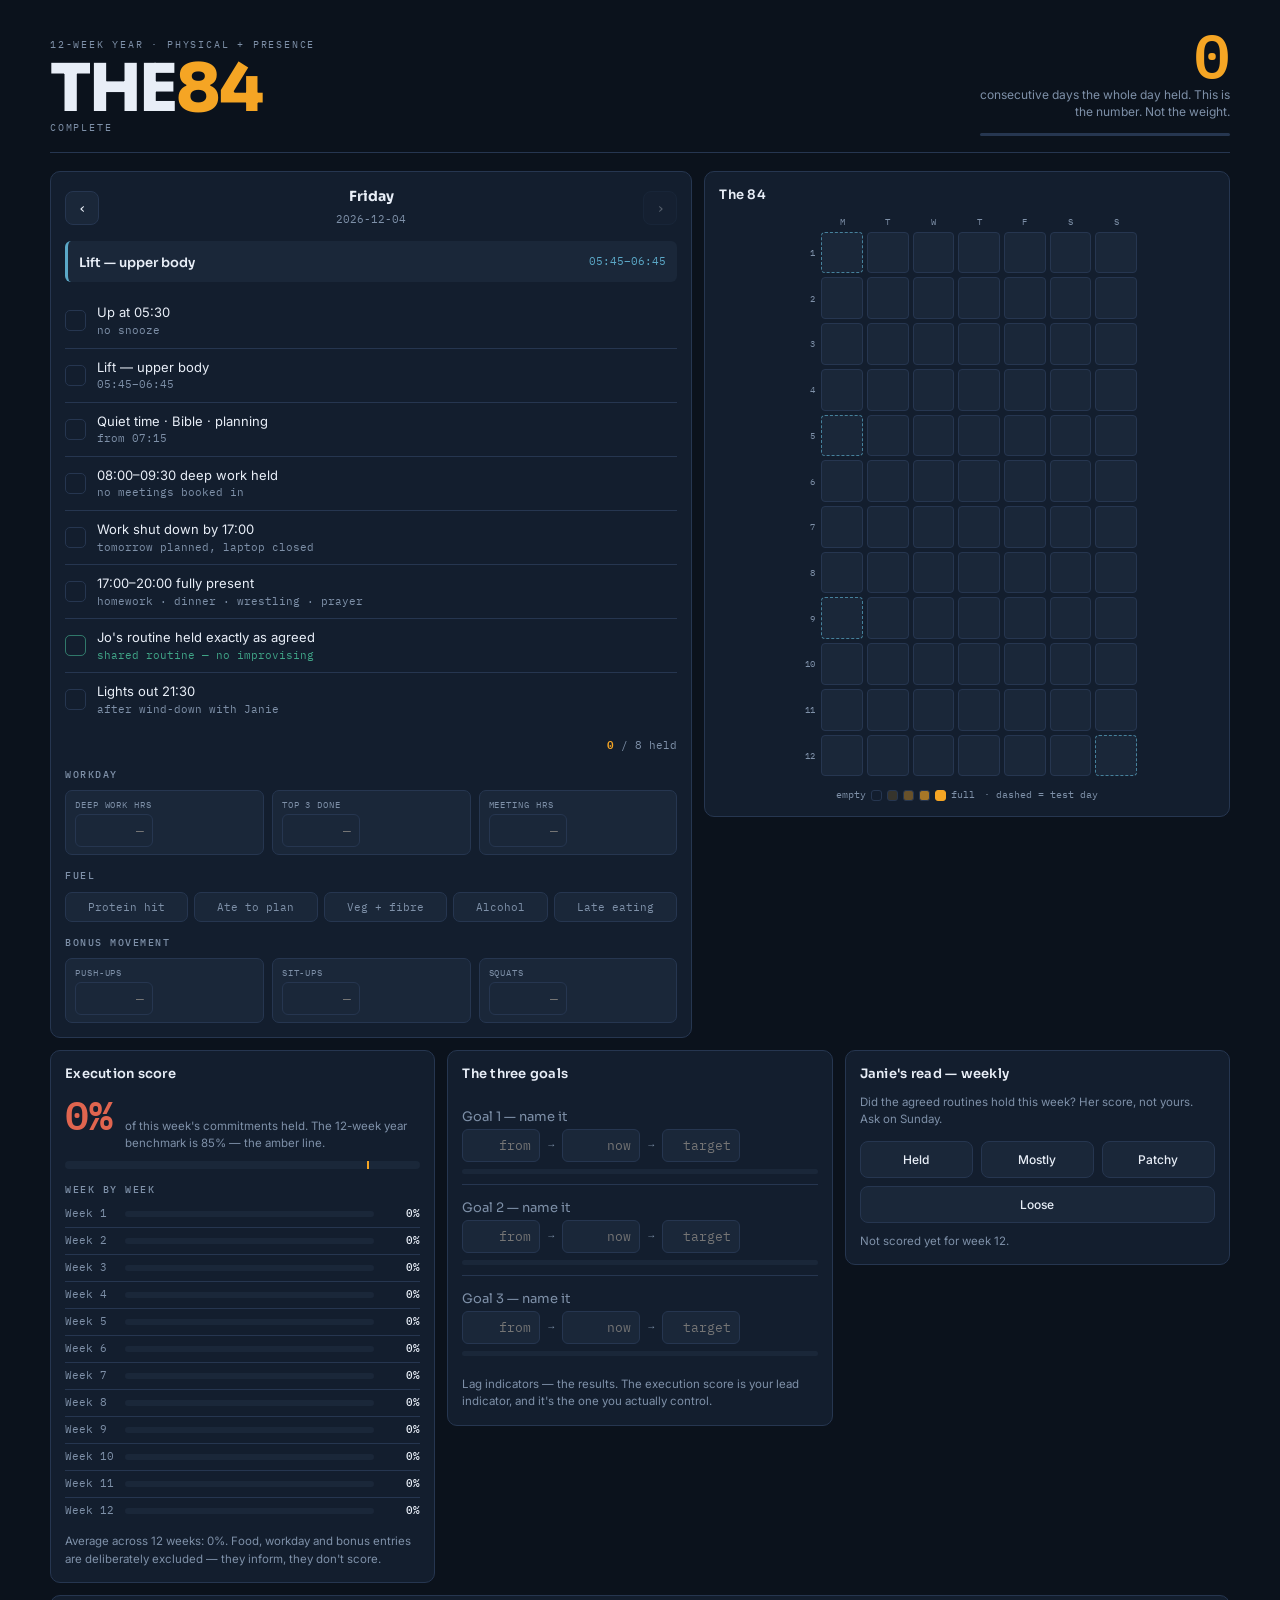
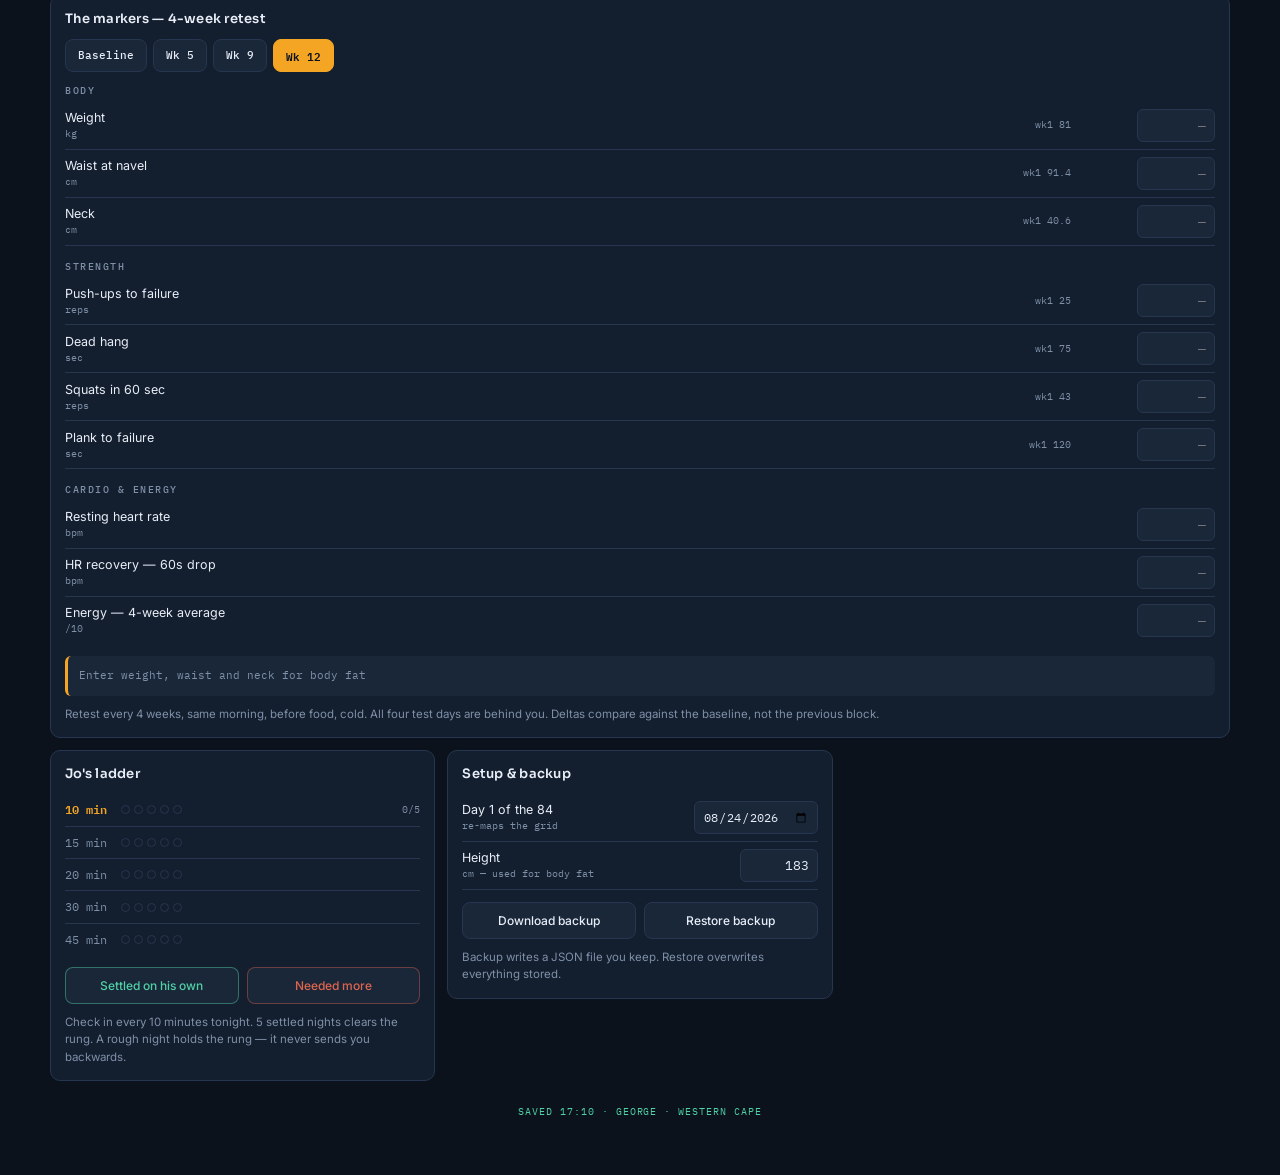
<file: index.html>
<!doctype html>
<html lang="en">
<head>
<meta charset="utf-8" />
<meta name="viewport" content="width=device-width, initial-scale=1, viewport-fit=cover" />
<title>The 84</title>
<meta name="description" content="Personal 12-week accountability tracker — daily habits, training, and body metrics." />

<link rel="manifest" href="manifest.json" />
<meta name="theme-color" content="#0B121C" />

<meta name="apple-mobile-web-app-capable" content="yes" />
<meta name="mobile-web-app-capable" content="yes" />
<meta name="apple-mobile-web-app-status-bar-style" content="black-translucent" />
<meta name="apple-mobile-web-app-title" content="The 84" />
<link rel="apple-touch-icon" href="icons/apple-touch-icon.png" />
<link rel="icon" type="image/png" sizes="32x32" href="icons/favicon-32.png" />

<link rel="stylesheet" href="fonts.css" />
<style>

:root{
  --bg:#0B121C; --panel:#131E2E; --panel2:#1A2739; --line:#263650;
  --ink:#E8EEF7; --dim:#7E90A8;
  --amber:#F5A524; --sky:#5BA8C7; --mint:#4FD1A5; --clay:#E0654F;
  --r:10px; --gap:12px;
}
*{box-sizing:border-box;-webkit-tap-highlight-color:transparent}

#the84{background:var(--bg);color:var(--ink);font-family:'Inter',system-ui,-apple-system,sans-serif;
  padding:16px 14px 40px;line-height:1.45;overflow-x:hidden;max-width:100%}
#the84 .wrap{max-width:1180px;margin:0 auto;width:100%}

#the84 .eyebrow{font-family:'IBM Plex Mono',ui-monospace,monospace;font-size:10px;
  letter-spacing:.18em;text-transform:uppercase;color:var(--dim)}
#the84 h1{font-family:'Sora',system-ui,sans-serif;font-weight:800;
  font-size:clamp(38px,8vw,66px);line-height:.92;letter-spacing:-.035em;margin:6px 0 2px}
#the84 h1 span{color:var(--amber)}
#the84 h2{font-family:'Sora',system-ui,sans-serif;font-weight:600;font-size:13px;
  letter-spacing:.02em;margin:0 0 10px}
#the84 h3{font-family:'IBM Plex Mono',monospace;font-size:9.5px;letter-spacing:.16em;
  text-transform:uppercase;color:var(--dim);margin:14px 0 4px;font-weight:500}
#the84 h3:first-child{margin-top:0}
#the84 .panel{background:var(--panel);border:1px solid var(--line);border-radius:var(--r);
  padding:14px;min-width:0}

#the84 .head{border-bottom:1px solid var(--line);padding-bottom:16px;margin-bottom:18px}
#the84 .headL{min-width:0}
#the84 .headR{min-width:0;width:100%;margin-top:12px;border-top:1px solid var(--line);padding-top:12px}
#the84 .hero{display:flex;align-items:baseline;gap:12px}
#the84 .streakNum{font-family:'IBM Plex Mono',monospace;font-weight:600;
  font-size:clamp(42px,9vw,60px);line-height:1;color:var(--amber);flex:none}
#the84 .streakLbl{font-size:12px;color:var(--dim);min-width:0}
#the84 .prog{height:3px;background:var(--line);border-radius:2px;margin-top:12px;
  overflow:hidden;width:100%}
#the84 .prog i{display:block;height:100%;background:var(--amber);transition:width .3s}

@media (min-width:680px){
  #the84{padding:24px 22px 56px}
  #the84 .head{display:flex;justify-content:space-between;align-items:flex-end;gap:28px}
  #the84 .headL{flex:1 1 auto}
  #the84 .headR{flex:0 0 250px;max-width:250px;margin-top:0;border-top:none;padding-top:0}
  #the84 .hero{flex-direction:column;align-items:flex-end;gap:2px;text-align:right}
  #the84 .streakLbl{text-align:right}
}
@media (min-width:900px){
  #the84 .cols.main{grid-template-columns:minmax(0,1.1fr) minmax(0,.9fr)}
  #the84 .cols.rest{grid-template-columns:repeat(2,minmax(0,1fr))}
}
@media (min-width:1240px){#the84 .cols.rest{grid-template-columns:repeat(3,minmax(0,1fr))}}

#the84 .cols{display:grid;gap:var(--gap);grid-template-columns:minmax(0,1fr);align-items:start}
#the84 .cols + .cols{margin-top:var(--gap)}

#the84 .nav{display:flex;align-items:center;gap:8px;margin-bottom:12px}
#the84 .nav button{background:var(--panel2);border:1px solid var(--line);color:var(--ink);
  border-radius:8px;width:34px;height:34px;font-size:15px;cursor:pointer;
  font-family:'IBM Plex Mono',monospace;flex:none}
#the84 .nav button:disabled{opacity:.3;cursor:default}
#the84 .navLbl{flex:1;text-align:center;min-width:0}
#the84 .navLbl b{font-family:'Sora',sans-serif;font-size:14px;display:block}
#the84 .navLbl i{font-style:normal;font-size:11px;color:var(--dim);font-family:'IBM Plex Mono',monospace}

#the84 .train{display:flex;justify-content:space-between;align-items:center;gap:10px;
  background:var(--panel2);border-left:3px solid var(--sky);border-radius:6px;
  padding:9px 11px;margin-bottom:12px;flex-wrap:wrap}
#the84 .train b{font-family:'Sora',sans-serif;font-size:13px;font-weight:600}
#the84 .train i{font-style:normal;font-family:'IBM Plex Mono',monospace;font-size:11px;color:var(--sky)}

#the84 .chk{display:flex;align-items:center;gap:11px;padding:9px 0;
  border-bottom:1px solid var(--line);cursor:pointer}
#the84 .chk:last-child{border-bottom:none}
#the84 .box{flex:none;width:21px;height:21px;border-radius:5px;border:1.5px solid var(--line);
  display:flex;align-items:center;justify-content:center;font-size:12px;font-weight:700;
  color:var(--bg);transition:.14s}
#the84 .chk.on .box{background:var(--amber);border-color:var(--amber)}
#the84 .chk.shared .box{border-color:rgba(79,209,165,.5)}
#the84 .chk.shared.on .box{background:var(--mint);border-color:var(--mint)}
#the84 .chkTxt{flex:1;font-size:13px;min-width:0}
#the84 .chk.on .chkTxt{color:var(--dim)}
#the84 .chkTxt em{font-style:normal;display:block;font-size:10.5px;color:var(--dim);
  font-family:'IBM Plex Mono',monospace;margin-top:1px}
#the84 .chk.shared .chkTxt em{color:var(--mint);opacity:.75}
#the84 .chk:focus-visible{outline:2px solid var(--sky);outline-offset:2px;border-radius:4px}
#the84 .tally{font-family:'IBM Plex Mono',monospace;font-size:11px;color:var(--dim);
  text-align:right;margin-top:10px}
#the84 .tally b{color:var(--amber)}

/* mini toggles + number strip */
#the84 .strip{display:flex;gap:6px;flex-wrap:wrap;margin-top:10px}
#the84 .tog{flex:1 1 auto;padding:7px 9px;border-radius:7px;border:1px solid var(--line);
  background:var(--panel2);color:var(--dim);font-size:11px;cursor:pointer;
  font-family:'IBM Plex Mono',monospace;text-align:center;white-space:nowrap}
#the84 .tog.on{background:rgba(79,209,165,.18);border-color:var(--mint);color:var(--mint)}
#the84 .tog.warn.on{background:rgba(224,101,79,.16);border-color:var(--clay);color:var(--clay)}
#the84 .numstrip{display:flex;gap:8px;margin-top:8px;flex-wrap:wrap}
#the84 .numcell{flex:1 1 80px;background:var(--panel2);border:1px solid var(--line);
  border-radius:7px;padding:7px 9px}
#the84 .numcell label{display:block;font-family:'IBM Plex Mono',monospace;
  font-size:9px;letter-spacing:.1em;text-transform:uppercase;color:var(--dim);margin-bottom:3px}
#the84 .numcell input{width:100%;background:transparent;border:none;color:var(--ink);
  font-family:'IBM Plex Mono',monospace;font-size:15px;padding:0;text-align:left}
#the84 .numcell input:focus{outline:none}
#the84 .numcell:focus-within{border-color:var(--sky)}

#the84 .gridBox{max-width:340px;margin:0 auto}
#the84 .grid{display:grid;grid-template-columns:20px repeat(7,minmax(0,1fr));gap:4px;align-items:center}
#the84 .gh{font-family:'IBM Plex Mono',monospace;font-size:9px;color:var(--dim);text-align:center}
#the84 .gwk{font-family:'IBM Plex Mono',monospace;font-size:9px;color:var(--dim);
  text-align:right;padding-right:2px}
#the84 .cell{aspect-ratio:1;border-radius:4px;background:var(--panel2);
  border:1px solid var(--line);cursor:pointer;position:relative}
#the84 .cell.d1{background:rgba(245,165,36,.16)}
#the84 .cell.d2{background:rgba(245,165,36,.38)}
#the84 .cell.d3{background:rgba(245,165,36,.66)}
#the84 .cell.d4{background:var(--amber);border-color:var(--amber)}
#the84 .cell.today{box-shadow:0 0 0 2px var(--sky)}
#the84 .cell.future{opacity:.4;cursor:default}
#the84 .cell.test{border-style:dashed;border-color:rgba(91,168,199,.7)}
#the84 .cell:focus-visible{outline:2px solid var(--sky);outline-offset:2px}
#the84 .legend{display:flex;align-items:center;gap:5px;margin-top:12px;justify-content:center;
  font-family:'IBM Plex Mono',monospace;font-size:9.5px;color:var(--dim);flex-wrap:wrap}
#the84 .lk{width:11px;height:11px;border-radius:3px;border:1px solid var(--line);flex:none}

/* execution score */
#the84 .exec{display:flex;align-items:baseline;gap:12px;margin-bottom:10px}
#the84 .execNum{font-family:'IBM Plex Mono',monospace;font-size:40px;font-weight:600;line-height:1}
#the84 .execNum.good{color:var(--mint)} #the84 .execNum.bad{color:var(--clay)}
#the84 .execTxt{font-size:11.5px;color:var(--dim);min-width:0}
#the84 .bar{height:8px;background:var(--panel2);border-radius:4px;position:relative;overflow:hidden}
#the84 .bar i{display:block;height:100%;background:var(--mint);transition:width .3s}
#the84 .bar i.bad{background:var(--clay)}
#the84 .bar .mark{position:absolute;top:-3px;bottom:-3px;width:2px;background:var(--amber);left:85%}
#the84 .wkrow{display:flex;align-items:center;gap:8px;padding:5px 0;
  border-bottom:1px solid var(--line);font-family:'IBM Plex Mono',monospace;font-size:11px}
#the84 .wkrow:last-child{border-bottom:none}
#the84 .wkrow span:first-child{width:52px;color:var(--dim);flex:none}
#the84 .wkrow .wkbar{flex:1;height:6px;background:var(--panel2);border-radius:3px;overflow:hidden}
#the84 .wkrow .wkbar i{display:block;height:100%;background:var(--mint)}
#the84 .wkrow .wkbar i.bad{background:var(--clay)}
#the84 .wkrow b{width:38px;text-align:right;flex:none;font-weight:500}

/* goals */
#the84 .goal{border-bottom:1px solid var(--line);padding:10px 0}
#the84 .goal:last-of-type{border-bottom:none}
#the84 .goal input.gname{width:100%;background:transparent;border:none;color:var(--ink);
  font-family:'Sora',sans-serif;font-size:13px;font-weight:600;padding:0 0 4px;text-align:left}
#the84 .goal input.gname:focus{outline:none;border-bottom:1px solid var(--sky)}
#the84 .goal input.gname::placeholder{color:var(--dim);font-weight:400}
#the84 .gnums{display:flex;gap:8px;align-items:center}
#the84 .gnums input{flex:1;background:var(--panel2);border:1px solid var(--line);
  color:var(--ink);border-radius:6px;padding:5px 8px;font-size:12px;
  font-family:'IBM Plex Mono',monospace;text-align:left;width:auto}
#the84 .gnums span{font-family:'IBM Plex Mono',monospace;font-size:10px;color:var(--dim);flex:none}
#the84 .gbar{height:5px;background:var(--panel2);border-radius:3px;margin-top:7px;overflow:hidden}
#the84 .gbar i{display:block;height:100%;background:var(--amber)}

#the84 .rung{display:flex;align-items:center;gap:10px;padding:7px 0;border-bottom:1px solid var(--line)}
#the84 .rung:last-of-type{border-bottom:none}
#the84 .rungN{flex:none;width:46px;font-family:'IBM Plex Mono',monospace;font-size:12px;color:var(--dim)}
#the84 .rung.cur .rungN{color:var(--amber);font-weight:600}
#the84 .rung.done .rungN{color:var(--mint)}
#the84 .pips{display:flex;gap:4px;flex:1}
#the84 .pip{width:9px;height:9px;border-radius:50%;border:1px solid var(--line);flex:none}
#the84 .pip.on{background:var(--mint);border-color:var(--mint)}
#the84 .rungS{font-family:'IBM Plex Mono',monospace;font-size:10px;color:var(--dim);flex:none}

#the84 .btnrow{display:flex;gap:8px;margin-top:12px;flex-wrap:wrap}
#the84 .btn{flex:1 1 96px;padding:10px;border-radius:8px;border:1px solid var(--line);
  background:var(--panel2);color:var(--ink);font-size:12px;font-weight:500;cursor:pointer;
  font-family:'Inter',sans-serif}
#the84 .btn.good{border-color:rgba(79,209,165,.45);color:var(--mint)}
#the84 .btn.bad{border-color:rgba(224,101,79,.4);color:var(--clay)}
#the84 .btn.on{background:var(--amber);color:var(--bg);border-color:var(--amber);font-weight:600}
#the84 .btn.sm{flex:0 0 auto;padding:6px 12px;font-size:11px;font-family:'IBM Plex Mono',monospace}
#the84 .btn:focus-visible{outline:2px solid var(--sky);outline-offset:2px}

#the84 .mrow{display:flex;align-items:center;gap:8px;padding:7px 0;border-bottom:1px solid var(--line)}
#the84 .mrow:last-of-type{border-bottom:none}
#the84 .mlbl{flex:1;font-size:12.5px;min-width:0}
#the84 .mlbl em{font-style:normal;display:block;font-size:10px;color:var(--dim);
  font-family:'IBM Plex Mono',monospace}
#the84 input[type=number],#the84 input[type=text],#the84 input[type=date]{
  background:var(--panel2);border:1px solid var(--line);color:var(--ink);
  border-radius:6px;padding:7px 8px;font-size:13px;
  font-family:'IBM Plex Mono',monospace;text-align:right;width:78px;flex:none}
#the84 input[type=date]{width:auto;text-align:left;font-size:12px}
#the84 input:focus-visible{outline:2px solid var(--sky);outline-offset:1px}
#the84 .base{font-family:'IBM Plex Mono',monospace;font-size:10px;color:var(--dim);
  width:56px;text-align:right;flex:none}
#the84 .delta{font-family:'IBM Plex Mono',monospace;font-size:10.5px;width:50px;
  text-align:right;flex:none}
#the84 .up{color:var(--mint)} #the84 .dn{color:var(--clay)}

#the84 .calc{background:var(--panel2);border-radius:6px;padding:10px 11px;margin-top:12px;
  border-left:3px solid var(--amber)}
#the84 .calcRow{display:flex;justify-content:space-between;align-items:baseline;gap:10px;
  font-family:'IBM Plex Mono',monospace;font-size:11px;color:var(--dim);padding:2px 0}
#the84 .calcRow b{color:var(--ink);font-size:14px;font-weight:600;white-space:nowrap}
#the84 .calcRow b.amb{color:var(--amber)}

#the84 .blocks{display:flex;gap:6px;margin-bottom:12px;flex-wrap:wrap}
#the84 .note{font-size:11.5px;color:var(--dim);margin-top:10px;line-height:1.5}
#the84 .toast{position:fixed;bottom:16px;left:50%;transform:translateX(-50%);
  background:var(--panel2);border:1px solid var(--line);color:var(--ink);
  padding:9px 15px;border-radius:20px;font-size:12px;z-index:99;opacity:0;
  transition:.25s;pointer-events:none}
#the84 .toast.show{opacity:1}
#the84 .foot{text-align:center;font-family:'IBM Plex Mono',monospace;font-size:9.5px;
  color:var(--dim);letter-spacing:.1em;margin-top:24px}
/* per-day session override */
#the84 [hidden]{display:none}
#the84 .train[role=button]{cursor:pointer}
#the84 .train[role=button]:focus-visible{outline:2px solid var(--sky);outline-offset:2px}
#the84 .chg{font-style:normal;font-family:'IBM Plex Mono',monospace;font-size:9px;
  letter-spacing:.12em;text-transform:uppercase;color:var(--amber);
  border:1px solid var(--amber);border-radius:4px;padding:1px 5px;margin-left:8px;
  white-space:nowrap}
#the84 .sessEdit{background:var(--panel2);border:1px solid var(--line);
  border-radius:6px;padding:11px;margin:0 0 12px}
#the84 .sessEdit label{display:block;font-family:'IBM Plex Mono',monospace;
  font-size:9px;letter-spacing:.1em;text-transform:uppercase;color:var(--dim);margin:0 0 3px}
#the84 .sessEdit label+input{width:100%;text-align:left;margin-bottom:9px}
#the84 .sessEdit .btnrow{margin-top:2px}
@media (prefers-reduced-motion:reduce){#the84 *{transition:none!important}}
</style>
<style>
/* Standalone-app adjustments. The stylesheet above is the app's own, unchanged;
   these rules only handle being a real page instead of an embedded fragment. */
html,body{margin:0;padding:0;background:var(--bg)}
body{
  /* viewport-fit=cover lets the page paint under the notch and home indicator;
     inset the content back out of them. */
  padding:env(safe-area-inset-top) env(safe-area-inset-right)
          env(safe-area-inset-bottom) env(safe-area-inset-left);
  -webkit-text-size-adjust:100%;
}
/* keep the toast clear of the home indicator */
#the84 .toast{bottom:calc(16px + env(safe-area-inset-bottom))}
</style>
</head>
<body>
<div id="the84"><div class="wrap">

  <div class="head">
    <div class="headL">
      <div class="eyebrow">12-week year · physical + presence</div>
      <h1>THE<span>84</span></h1>
      <div class="eyebrow" id="subhead">Loading…</div>
    </div>
    <div class="headR">
      <div class="hero">
        <div class="streakNum" id="streak">0</div>
        <div class="streakLbl">consecutive days the whole day held. This is the number. Not the weight.</div>
      </div>
      <div class="prog"><i id="progBar" style="width:0%"></i></div>
    </div>
  </div>

  <div class="cols main">
    <div class="panel">
      <div class="nav">
        <button id="prev" aria-label="Previous day">‹</button>
        <div class="navLbl"><b id="dayName">—</b><i id="dayMeta">—</i></div>
        <button id="next" aria-label="Next day">›</button>
      </div>
      <div class="train" id="trainBar" role="button" tabindex="0" aria-expanded="false"><div><b id="trainWhat">—</b><em class="chg" id="trainFlag" hidden>changed</em></div><i id="trainWhen">—</i></div>
      <div class="sessEdit" id="sessEdit" hidden>
        <label for="sessName">Session — this day only</label>
        <input type="text" id="sessName" placeholder="What you actually did">
        <label for="sessTime">Time</label>
        <input type="text" id="sessTime" placeholder="e.g. 05:45–06:45">
        <div class="btnrow">
          <button class="btn sm" id="sessSave">Save</button>
          <button class="btn sm" id="sessReset">Reset to pattern</button>
          <button class="btn sm" id="sessCancel">Cancel</button>
        </div>
      </div>
      <div id="checks"></div>
      <div class="tally" id="tally"></div>

      <h3>Workday</h3>
      <div class="numstrip" id="work"></div>
      <h3>Fuel</h3>
      <div class="strip" id="fuel"></div>
      <h3>Bonus movement</h3>
      <div class="numstrip" id="bonus"></div>
    </div>

    <div class="panel">
      <h2>The 84</h2>
      <div class="gridBox">
        <div class="grid" id="grid"></div>
        <div class="legend">
          <span>empty</span><span class="lk"></span>
          <span class="lk" style="background:rgba(245,165,36,.16)"></span>
          <span class="lk" style="background:rgba(245,165,36,.38)"></span>
          <span class="lk" style="background:rgba(245,165,36,.66)"></span>
          <span class="lk" style="background:#F5A524;border-color:#F5A524"></span>
          <span>full</span>
          <span style="margin-left:4px">· dashed = test day</span>
        </div>
      </div>
    </div>
  </div>

  <div class="cols rest">
    <div class="panel">
      <h2>Execution score</h2>
      <div class="exec">
        <div class="execNum" id="execNum">—</div>
        <div class="execTxt">of this week's commitments held. The 12-week year benchmark is 85% — the amber line.</div>
      </div>
      <div class="bar"><i id="execBar" style="width:0%"></i><div class="mark"></div></div>
      <h3>Week by week</h3>
      <div id="weeks"></div>
      <div class="note" id="execNote"></div>
    </div>

    <div class="panel">
      <h2>The three goals</h2>
      <div id="goals"></div>
      <div class="note">Lag indicators — the results. The execution score is your lead indicator, and it's the one you actually control.</div>
    </div>

    <div class="panel">
      <h2>Janie's read — weekly</h2>
      <div class="note" style="margin:0 0 10px">Did the agreed routines hold this week? Her score, not yours. Ask on Sunday.</div>
      <div class="btnrow" id="janie"></div>
      <div class="note" id="janieNote"></div>
    </div>

    <div class="panel" style="grid-column:1/-1">
      <h2>The markers — 4-week retest</h2>
      <div class="blocks" id="blocks"></div>
      <div id="metrics"></div>
      <div class="calc" id="calc"></div>
      <div class="note" id="testNote"></div>
    </div>

    <div class="panel">
      <h2>Jo's ladder</h2>
      <div id="ladder"></div>
      <div class="btnrow">
        <button class="btn good" id="joGood">Settled on his own</button>
        <button class="btn bad" id="joBad">Needed more</button>
      </div>
      <div class="note" id="joNote"></div>
    </div>

    <div class="panel">
      <h2>Setup &amp; backup</h2>
      <div class="mrow"><div class="mlbl">Day 1 of the 84<em>re-maps the grid</em></div>
        <input type="date" id="startDate"></div>
      <div class="mrow"><div class="mlbl">Height<em>cm — used for body fat</em></div>
        <input type="text" inputmode="decimal" id="height"></div>
      <div class="btnrow">
        <button class="btn" id="exp">Download backup</button>
        <button class="btn" id="impBtn">Restore backup</button>
      </div>
      <input type="file" id="imp" accept="application/json" style="display:none">
      <div class="note">Backup writes a JSON file you keep. Restore overwrites everything stored.</div>
    </div>
  </div>

  <div class="foot" id="foot">GEORGE · WESTERN CAPE · 05:30</div>
  <div class="toast" id="toast"></div>
</div></div>

<script>
(function(){
const KEY='the84:state:v1';
const $=id=>document.getElementById(id);

const PLAN={
  1:{t:'Run — social 5K',w:'17:00–18:00',q:'07:15',s:'17:00',n:'Pickup 14:30'},
  2:{t:'Lift — legs priority',w:'05:45–06:45',q:'07:50',s:'15:15',n:'School run 07:15 · leave 15:40'},
  3:{t:'Run — 4×4 intervals',w:'05:45–06:50',q:'07:15',s:'17:00',n:'Art class 14:00 · pickup covered'},
  4:{t:'Lift — legs priority',w:'05:45–06:45',q:'07:50',s:'15:15',n:'School run 07:15 · leave 15:40'},
  5:{t:'Lift — upper body',w:'05:45–06:45',q:'07:15',s:'17:00',n:''},
  6:{t:'Parkrun — hard',w:'08:00',q:'flexible',s:'—',n:''},
  0:{t:'Mobility + walk',w:'post-church',q:'flexible',s:'—',n:'Church 10:00'}
};
const DN=['Sunday','Monday','Tuesday','Wednesday','Thursday','Friday','Saturday'];

const BODY=[{k:'weight',l:'Weight',u:'kg',good:'down'},
  {k:'waist',l:'Waist at navel',u:'cm',good:'down'},
  {k:'neck',l:'Neck',u:'cm',good:'none'}];
const STRENGTH=[{k:'push',l:'Push-ups to failure',u:'reps',good:'up'},
  {k:'hang',l:'Dead hang',u:'sec',good:'up'},
  {k:'squat60',l:'Squats in 60 sec',u:'reps',good:'up'},
  {k:'plank',l:'Plank to failure',u:'sec',good:'up'}];
const CARDIO=[{k:'rhr',l:'Resting heart rate',u:'bpm',good:'down'},
  {k:'hrr',l:'HR recovery — 60s drop',u:'bpm',good:'up'},
  {k:'energy',l:'Energy — 4-week average',u:'/10',good:'up'}];

const WORK=[{k:'deep',l:'Deep work hrs'},{k:'top3',l:'Top 3 done'},{k:'meet',l:'Meeting hrs'}];
const FUEL=[{k:'protein',l:'Protein hit'},{k:'plan',l:'Ate to plan'},{k:'veg',l:'Veg + fibre'},
            {k:'booze',l:'Alcohol',warn:true},{k:'late',l:'Late eating',warn:true}];
const BONUS=[{k:'bpush',l:'Push-ups'},{k:'bsit',l:'Sit-ups'},{k:'bsquat',l:'Squats'}];

const RUNGS=[10,15,20,30,45], NIGHTS=5;
const OFFSETS=[0,28,56,83];
const LABELS=['Baseline','Wk 5','Wk 9','Wk 12'];
const SEED={b1:{date:'2026-08-24',weight:81,waist:91.4,neck:40.6,push:25,hang:75,squat60:43,plank:120}};

let S={start:'2026-08-24',height:183,days:{},jo:{rung:0,nights:0,log:{}},janie:{},
       tests:null,goals:[{},{},{}]};
let cur=iso(new Date()), blk=null;
let editing=null;

function iso(d){return d.getFullYear()+'-'+String(d.getMonth()+1).padStart(2,'0')+'-'+String(d.getDate()).padStart(2,'0')}
function parse(s){const p=s.split('-');return new Date(+p[0],+p[1]-1,+p[2])}
function addDays(s,n){const d=parse(s);d.setDate(d.getDate()+n);return iso(d)}
function dayIndex(s){return Math.round((parse(s)-parse(S.start))/86400000)}
function testDay(n){return addDays(S.start,OFFSETS[n-1])}
function num(v){if(v===''||v==null)return null;
  const n=parseFloat(String(v).replace(',','.'));return isNaN(n)?null:n}

function bodyFat(t){
  if(!t||t.waist==null||t.neck==null||!S.height)return null;
  const d=t.waist-t.neck;if(d<=0)return null;
  const v=495/(1.0324-0.19077*Math.log10(d)+0.15456*Math.log10(S.height))-450;
  return (v>0&&v<60)?v:null;
}

// The session for one day: an override stored on the day wins over PLAN,
// field by field, so changing only the name keeps the pattern's time.
function session(d){
  const p=PLAN[parse(d).getDay()],o=(S.days[d]||{}).session;
  return {t:o&&o.t?o.t:p.t, w:o&&o.w?o.w:p.w, over:!!(o&&(o.t||o.w))};
}

function checksFor(d){
  const dow=parse(d).getDay(),p=PLAN[dow],wk=dow>=1&&dow<=5,ss=session(d);
  const c=[{k:'rise',t:'Up at 05:30',s:'no snooze'},{k:'train',t:ss.t,s:ss.w},
           {k:'quiet',t:'Quiet time · Bible · planning',s:wk?'from '+p.q:'flexible'}];
  if(wk){c.push({k:'deep',t:'08:00–09:30 deep work held',s:'no meetings booked in'});
         c.push({k:'shut',t:'Work shut down by '+p.s,s:'tomorrow planned, laptop closed'})}
  c.push(dow===1
    ?{k:'present',t:'18:00–20:00 fully present',s:'dinner · wrestling · prayer — Janie has homework'}
    :{k:'present',t:'17:00–20:00 fully present',s:'homework · dinner · wrestling · prayer'});
  c.push({k:'jo',t:"Jo's routine held exactly as agreed",s:'shared routine — no improvising',shared:true});
  c.push({k:'lights',t:'Lights out 21:30',s:'after wind-down with Janie'});
  return c;
}

function toast(m){const t=$('toast');t.textContent=m;t.classList.add('show');
  setTimeout(()=>t.classList.remove('show'),1900)}

function stamp(msg,bad){
  const f=$('foot');if(!f)return;
  const t=new Date();
  const hm=String(t.getHours()).padStart(2,'0')+':'+String(t.getMinutes()).padStart(2,'0');
  f.textContent=msg+' '+hm+' · GEORGE · WESTERN CAPE';
  f.style.color=bad?'var(--clay)':'var(--mint)';
}

function load(){
  let found=false;
  try{const raw=localStorage.getItem(KEY);
    if(raw){S=Object.assign(S,JSON.parse(raw));found=true}}catch(e){}
  if(!S.tests||!S.tests.b1)S.tests=Object.assign({},SEED,S.tests||{});
  if(!Array.isArray(S.goals)||S.goals.length<3)S.goals=[{},{},{}];
  const n=Object.keys(S.days||{}).length;
  if(found)stamp('LOADED '+n+' DAY'+(n===1?'':'S')+' ·',false);
  save();
}
let tmr;
function write(quiet){
  try{localStorage.setItem(KEY,JSON.stringify(S));stamp('SAVED',false)}
  catch(e){stamp('NOT SAVED ·',true);if(!quiet)toast('Could not save — this session only')}}
function save(){clearTimeout(tmr);tmr=setTimeout(()=>{tmr=null;write()},400)}
// A home-screen app can be suspended before the 400ms timer fires. Flush the
// pending write first, quietly — a toast is pointless on a page going away.
function flush(){if(tmr){clearTimeout(tmr);tmr=null;write(true)}}
document.addEventListener('visibilitychange',()=>{if(document.visibilityState==='hidden')flush()});
window.addEventListener('pagehide',flush);

function dayScore(d){const c=checksFor(d),r=S.days[d]||{};let n=0;
  c.forEach(x=>{if(r[x.k])n++});return{n:n,of:c.length}}
function streak(){let n=0,d=iso(new Date());
  if(dayScore(d).n<dayScore(d).of)d=addDays(d,-1);
  for(;;){const s=dayScore(d);if(s.n>0&&s.n===s.of){n++;d=addDays(d,-1)}else break}return n}

function weekScore(w){                    // w = 1..12
  const today=iso(new Date());let held=0,poss=0;
  for(let i=0;i<7;i++){
    const d=addDays(S.start,(w-1)*7+i);
    if(d>today)continue;
    const s=dayScore(d);held+=s.n;poss+=s.of;
  }
  return poss?{pct:Math.round(held/poss*100),poss:poss}:null;
}
function ext(d){const r=S.days[d]||{};return r.x||{}}
function setExt(d,k,v){S.days[d]=S.days[d]||{};S.days[d].x=S.days[d].x||{};
  S.days[d].x[k]=v;save()}

function metricRows(host,list,b,base){
  list.forEach(x=>{
    const row=document.createElement('div');row.className='mrow';
    const bv=base?base[x.k]:null,v=b?b[x.k]:null;let dl='',cl='';
    if(bv!=null&&v!=null&&blk>1&&x.good!=='none'){
      const d=Math.round((v-bv)*10)/10;
      if(d!==0){dl=(d>0?'+':'')+d;cl=((d>0)===(x.good==='up'))?'up':'dn'}}
    row.innerHTML='<div class="mlbl">'+x.l+'<em>'+x.u+'</em></div>'+
      '<div class="base">'+(blk>1&&bv!=null?'wk1 '+bv:'')+'</div>'+
      '<div class="delta '+cl+'">'+dl+'</div>';
    const inp=document.createElement('input');inp.type='text';inp.inputMode='decimal';
    inp.setAttribute('aria-label',x.l);inp.value=v!=null?v:'';inp.placeholder='—';
    inp.onchange=()=>{S.tests['b'+blk]=S.tests['b'+blk]||{date:testDay(blk)};
      S.tests['b'+blk][x.k]=num(inp.value);save();render()};
    row.appendChild(inp);host.appendChild(row);
  });
}

function render(){
  const idx=dayIndex(cur),wk=Math.max(1,Math.min(12,Math.floor(idx/7)+1));
  const todayIdx=dayIndex(iso(new Date()));
  const curWk=Math.max(1,Math.min(12,Math.floor(todayIdx/7)+1));
  if(blk===null)blk=Math.min(4,Math.max(1,Math.floor(todayIdx/28)+1));

  $('subhead').textContent = idx<0?'Starts '+S.start
    : idx>83?'Complete':'Week '+wk+' of 12 · day '+(idx+1)+' of 84';
  $('streak').textContent=streak();
  const done=Object.keys(S.days).filter(d=>{const s=dayScore(d);return s.n>0&&s.n===s.of}).length;
  $('progBar').style.width=Math.min(100,done/84*100)+'%';

  const dow=parse(cur).getDay(),p=PLAN[dow],ss=session(cur);
  $('dayName').textContent=DN[dow];
  $('dayMeta').textContent=cur+(p.n?' · '+p.n:'');
  $('trainWhat').textContent=ss.t;$('trainWhen').textContent=ss.w;
  $('trainFlag').hidden=!ss.over;
  $('trainBar').setAttribute('aria-label',
    'Session: '+ss.t+', '+ss.w+'. Change it for this day only.');
  $('sessEdit').hidden=editing!==cur;
  $('trainBar').setAttribute('aria-expanded',editing===cur?'true':'false');
  $('next').disabled = cur>=iso(new Date());

  const rec=S.days[cur]||{},box=$('checks');box.innerHTML='';
  checksFor(cur).forEach(c=>{
    const el=document.createElement('div');
    el.className='chk'+(rec[c.k]?' on':'')+(c.shared?' shared':'');
    el.tabIndex=0;el.setAttribute('role','checkbox');
    el.setAttribute('aria-checked',rec[c.k]?'true':'false');
    el.innerHTML='<div class="box">'+(rec[c.k]?'✓':'')+'</div><div class="chkTxt">'+c.t+'<em>'+c.s+'</em></div>';
    const go=()=>{S.days[cur]=S.days[cur]||{};S.days[cur][c.k]=!S.days[cur][c.k];save();render()};
    el.onclick=go;el.onkeydown=e=>{if(e.key===' '||e.key==='Enter'){e.preventDefault();go()}};
    box.appendChild(el);
  });
  const sc=dayScore(cur);$('tally').innerHTML='<b>'+sc.n+'</b> / '+sc.of+' held';

  const X=ext(cur);
  const wbox=$('work');wbox.innerHTML='';
  WORK.forEach(f=>{
    const c=document.createElement('div');c.className='numcell';
    c.innerHTML='<label>'+f.l+'</label>';
    const i=document.createElement('input');i.type='text';i.inputMode='decimal';
    i.placeholder='—';i.value=X[f.k]!=null?X[f.k]:'';
    i.setAttribute('aria-label',f.l);
    i.onchange=()=>setExt(cur,f.k,num(i.value));
    c.appendChild(i);wbox.appendChild(c);
  });
  const fbox=$('fuel');fbox.innerHTML='';
  FUEL.forEach(f=>{
    const b=document.createElement('button');
    b.className='tog'+(f.warn?' warn':'')+(X[f.k]?' on':'');
    b.textContent=f.l;
    b.onclick=()=>{setExt(cur,f.k,!X[f.k]);render()};
    fbox.appendChild(b);
  });
  const bbox=$('bonus');bbox.innerHTML='';
  BONUS.forEach(f=>{
    const c=document.createElement('div');c.className='numcell';
    c.innerHTML='<label>'+f.l+'</label>';
    const i=document.createElement('input');i.type='text';i.inputMode='numeric';
    i.placeholder='—';i.value=X[f.k]!=null?X[f.k]:'';
    i.setAttribute('aria-label','Bonus '+f.l);
    i.onchange=()=>setExt(cur,f.k,num(i.value));
    c.appendChild(i);bbox.appendChild(c);
  });

  const g=$('grid');g.innerHTML='';
  g.appendChild(Object.assign(document.createElement('div'),{className:'gh'}));
  ['M','T','W','T','F','S','S'].forEach(x=>{const e=document.createElement('div');
    e.className='gh';e.textContent=x;g.appendChild(e)});
  const today=iso(new Date());
  const testDays=[1,2,3,4].map(testDay);
  for(let w=0;w<12;w++){
    const l=document.createElement('div');l.className='gwk';l.textContent=w+1;g.appendChild(l);
    for(let i=0;i<7;i++){
      const d=addDays(S.start,w*7+i),c=document.createElement('div'),s=dayScore(d);
      const lvl=s.n===0?0:s.n===s.of?4:s.n>=s.of-2?3:s.n>=Math.ceil(s.of/2)?2:1;
      c.className='cell'+(lvl?' d'+lvl:'')+(d===today?' today':'')+(d>today?' future':'')+
        (testDays.indexOf(d)>-1?' test':'');
      c.title=d+' — '+s.n+'/'+s.of+(testDays.indexOf(d)>-1?' · test day':'');
      if(d<=today){c.tabIndex=0;
        const go=()=>{cur=d;render();window.scrollTo({top:0,behavior:'smooth'})};
        c.onclick=go;c.onkeydown=e=>{if(e.key==='Enter'||e.key===' '){e.preventDefault();go()}}}
      g.appendChild(c);
    }
  }

  // execution
  const ws=weekScore(curWk);
  const en=$('execNum');
  if(ws){en.textContent=ws.pct+'%';en.className='execNum '+(ws.pct>=85?'good':'bad');
    const bi=$('execBar');bi.style.width=Math.min(100,ws.pct)+'%';
    bi.className=ws.pct>=85?'':'bad';}
  else{en.textContent='—';en.className='execNum';$('execBar').style.width='0%'}
  const wl=$('weeks');wl.innerHTML='';
  let tot=0,cnt=0;
  for(let w=1;w<=12;w++){
    const s=weekScore(w);if(!s)continue;
    tot+=s.pct;cnt++;
    const r=document.createElement('div');r.className='wkrow';
    r.innerHTML='<span>Week '+w+'</span><div class="wkbar"><i class="'+
      (s.pct>=85?'':'bad')+'" style="width:'+Math.min(100,s.pct)+'%"></i></div><b>'+s.pct+'%</b>';
    wl.appendChild(r);
  }
  $('execNote').textContent = cnt
    ? 'Average across '+cnt+' week'+(cnt>1?'s':'')+': '+Math.round(tot/cnt)+'%. '+
      'Food, workday and bonus entries are deliberately excluded — they inform, they don\'t score.'
    : 'No completed days yet.';

  // goals
  const gl=$('goals');gl.innerHTML='';
  S.goals.forEach((G,i)=>{
    const el=document.createElement('div');el.className='goal';
    const nm=document.createElement('input');nm.className='gname';nm.type='text';
    nm.placeholder='Goal '+(i+1)+' — name it';nm.value=G.name||'';
    nm.setAttribute('aria-label','Goal '+(i+1)+' name');
    nm.onchange=()=>{S.goals[i].name=nm.value;save()};
    el.appendChild(nm);
    const row=document.createElement('div');row.className='gnums';
    const from=document.createElement('input');from.type='text';from.placeholder='from';
    from.value=G.from||'';from.setAttribute('aria-label','Goal '+(i+1)+' start');
    from.onchange=()=>{S.goals[i].from=from.value;save();render()};
    const now=document.createElement('input');now.type='text';now.placeholder='now';
    now.value=G.now||'';now.setAttribute('aria-label','Goal '+(i+1)+' current');
    now.onchange=()=>{S.goals[i].now=now.value;save();render()};
    const to=document.createElement('input');to.type='text';to.placeholder='target';
    to.value=G.to||'';to.setAttribute('aria-label','Goal '+(i+1)+' target');
    to.onchange=()=>{S.goals[i].to=to.value;save();render()};
    row.appendChild(from);
    row.appendChild(Object.assign(document.createElement('span'),{textContent:'→'}));
    row.appendChild(now);
    row.appendChild(Object.assign(document.createElement('span'),{textContent:'→'}));
    row.appendChild(to);
    el.appendChild(row);
    const f=num(G.from),n=num(G.now),t=num(G.to);
    const bar=document.createElement('div');bar.className='gbar';
    let pct=0;
    if(f!=null&&n!=null&&t!=null&&t!==f)pct=Math.max(0,Math.min(100,(n-f)/(t-f)*100));
    bar.innerHTML='<i style="width:'+pct+'%"></i>';
    el.appendChild(bar);gl.appendChild(el);
  });

  // markers
  const bb=$('blocks');bb.innerHTML='';
  [1,2,3,4].forEach(n=>{const b=document.createElement('button');
    b.className='btn sm'+(blk===n?' on':'');b.textContent=LABELS[n-1];
    b.onclick=()=>{blk=n;render()};bb.appendChild(b)});
  const base=S.tests.b1||{},B=S.tests['b'+blk]||{};
  const m=$('metrics');m.innerHTML='';
  const hA=document.createElement('h3');hA.textContent='Body';m.appendChild(hA);
  metricRows(m,BODY,B,base);
  const hB=document.createElement('h3');hB.textContent='Strength';m.appendChild(hB);
  metricRows(m,STRENGTH,B,base);
  const hC=document.createElement('h3');hC.textContent='Cardio & energy';m.appendChild(hC);
  metricRows(m,CARDIO,B,base);

  const bf=bodyFat(B),bf0=bodyFat(base),c=$('calc');
  if(bf!=null&&B.weight!=null){
    const fat=B.weight*bf/100,lean=B.weight-fat;let d='';
    if(bf0!=null&&blk>1){const dd=Math.round((bf-bf0)*10)/10;
      if(dd!==0)d=' <span class="'+(dd<0?'up':'dn')+'">'+(dd>0?'+':'')+dd+'</span>'}
    c.innerHTML='<div class="calcRow"><span>Body fat — Navy estimate</span><b class="amb">'+bf.toFixed(1)+'%'+d+'</b></div>'+
      '<div class="calcRow"><span>Fat mass</span><b>'+fat.toFixed(1)+' kg</b></div>'+
      '<div class="calcRow"><span>Lean mass</span><b>'+lean.toFixed(1)+' kg</b></div>'+
      '<div class="calcRow"><span>Waist-to-height</span><b>'+(B.waist/S.height).toFixed(3)+'</b></div>';
  } else c.innerHTML='<div class="calcRow"><span>Enter weight, waist and neck for body fat</span></div>';

  const nextT=testDays.filter(d=>d>today)[0];
  $('testNote').textContent='Retest every 4 weeks, same morning, before food, cold. '+
    (nextT?'Next test day: '+nextT+'.':'All four test days are behind you.')+
    ' Deltas compare against the baseline, not the previous block.';

  const L=$('ladder');L.innerHTML='';
  RUNGS.forEach((mm,i)=>{
    const el=document.createElement('div');
    el.className='rung'+(i===S.jo.rung?' cur':'')+(i<S.jo.rung?' done':'');
    let pips='';for(let k=0;k<NIGHTS;k++){const on=i<S.jo.rung||(i===S.jo.rung&&k<S.jo.nights);
      pips+='<span class="pip'+(on?' on':'')+'"></span>'}
    el.innerHTML='<div class="rungN">'+mm+' min</div><div class="pips">'+pips+'</div>'+
      '<div class="rungS">'+(i<S.jo.rung?'cleared':i===S.jo.rung?S.jo.nights+'/'+NIGHTS:'')+'</div>';
    L.appendChild(el)});
  $('joNote').textContent = S.jo.rung>=RUNGS.length
    ? 'Ladder complete. He goes down on his own. You sleep in your own bed.'
    : 'Check in every '+RUNGS[S.jo.rung]+' minutes tonight. '+NIGHTS+' settled nights clears the rung. A rough night holds the rung — it never sends you backwards.';

  const jw='w'+curWk,jv=S.janie[jw]||0,jb=$('janie');jb.innerHTML='';
  [['Held',5],['Mostly',4],['Patchy',2],['Loose',1]].forEach(([l,v])=>{
    const b=document.createElement('button');b.className='btn'+(jv===v?' on':'');b.textContent=l;
    b.onclick=()=>{S.janie[jw]=(jv===v?0:v);save();render()};jb.appendChild(b)});
  const s2=Object.values(S.janie).filter(x=>x>0);
  $('janieNote').textContent = s2.length
    ? 'Weeks scored: '+s2.length+' · average '+(s2.reduce((a,b)=>a+b,0)/s2.length).toFixed(1)+'/5'
    : 'Not scored yet for week '+curWk+'.';

  $('startDate').value=S.start;
  $('height').value=S.height||'';
}

$('prev').onclick=()=>{cur=addDays(cur,-1);render()};
$('next').onclick=()=>{if(cur<iso(new Date())){cur=addDays(cur,1);render()}};
$('joGood').onclick=()=>{
  if(S.jo.rung>=RUNGS.length)return;
  S.jo.nights++;S.jo.log[cur]=1;
  if(S.jo.nights>=NIGHTS){S.jo.rung++;S.jo.nights=0;
    toast(S.jo.rung>=RUNGS.length?'Ladder complete.':'Rung cleared — now '+RUNGS[S.jo.rung]+' min')}
  else toast('Logged. '+(NIGHTS-S.jo.nights)+' to clear the rung');
  save();render()};
$('joBad').onclick=()=>{S.jo.log[cur]=0;toast('Logged. Same rung tomorrow — no penalty.');save();render()};
$('startDate').onchange=e=>{S.start=e.target.value;save();render()};
$('height').onchange=e=>{S.height=num(e.target.value);save();render()};

function openEditor(){
  const ss=session(cur);
  editing=cur;$('sessName').value=ss.t;$('sessTime').value=ss.w;
  render();$('sessName').focus();
}
function closeEditor(){editing=null;render()}
function saveSession(){
  const p=PLAN[parse(cur).getDay()];
  const t=$('sessName').value.trim(),w=$('sessTime').value.trim();
  S.days[cur]=S.days[cur]||{};
  // Matching the pattern is not an override — drop it rather than store a copy.
  if((!t||t===p.t)&&(!w||w===p.w)){delete S.days[cur].session;toast('Back to the usual pattern')}
  else{S.days[cur].session={t:t,w:w};toast('Session changed for this day')}
  editing=null;save();render();
}
function resetSession(){
  if(S.days[cur]&&S.days[cur].session){delete S.days[cur].session;toast('Back to the usual pattern')}
  editing=null;save();render();
}
$('trainBar').onclick=()=>{editing===cur?closeEditor():openEditor()};
$('trainBar').onkeydown=e=>{if(e.key==='Enter'||e.key===' '){e.preventDefault();
  editing===cur?closeEditor():openEditor()}};
$('sessSave').onclick=saveSession;
$('sessReset').onclick=resetSession;
$('sessCancel').onclick=closeEditor;
$('sessTime').onkeydown=e=>{if(e.key==='Enter'){e.preventDefault();saveSession()}};
$('sessName').onkeydown=e=>{if(e.key==='Enter'){e.preventDefault();saveSession()}};

$('exp').onclick=()=>{
  const blob=new Blob([JSON.stringify(S,null,2)],{type:'application/json'});
  const a=document.createElement('a');a.href=URL.createObjectURL(blob);
  a.download='the84-backup-'+iso(new Date())+'.json';a.click();
  URL.revokeObjectURL(a.href);toast('Backup downloaded')};
$('impBtn').onclick=()=>$('imp').click();
$('imp').onchange=e=>{
  const f=e.target.files[0];if(!f)return;
  const r=new FileReader();
  r.onload=()=>{try{S=Object.assign(S,JSON.parse(r.result));save();render();toast('Backup restored')}
    catch(err){toast('That file could not be read')}};
  r.readAsText(f);e.target.value=''};

load();render();
})();
</script>

<script>
  // Registering the service worker is what makes the app available offline.
  // Failure is non-fatal — the app still runs, it just needs the network.
  if ('serviceWorker' in navigator) {
    window.addEventListener('load', function () {
      navigator.serviceWorker.register('sw.js', { scope: './' }).catch(function (err) {
        console.warn('Service worker registration failed:', err);
      });
    });
  }
</script>
</body>
</html>
</file>
<file: fonts.css>
/*
 * Self-hosted latin subsets of the three Google fonts the app uses.
 * Bundled rather than @import-ed from fonts.googleapis.com so the app renders
 * in its real typefaces with no network — an @import would silently fall back
 * to system fonts offline.
 *
 * Inter and Sora are variable fonts: one file each covers every weight.
 * All three are licensed under the SIL Open Font License 1.1.
 *
 * Generated by tools/fetch-fonts.js — do not edit by hand.
 */
@font-face{font-family:'IBM Plex Mono';font-style:normal;font-weight:400;font-display:swap;
  src:url(fonts/ibm-plex-mono-400.woff2) format('woff2');
  unicode-range:U+0000-00FF, U+0131, U+0152-0153, U+02BB-02BC, U+02C6, U+02DA, U+02DC, U+0304, U+0308, U+0329, U+2000-206F, U+20AC, U+2122, U+2191, U+2193, U+2212, U+2215, U+FEFF, U+FFFD}
@font-face{font-family:'IBM Plex Mono';font-style:normal;font-weight:500;font-display:swap;
  src:url(fonts/ibm-plex-mono-500.woff2) format('woff2');
  unicode-range:U+0000-00FF, U+0131, U+0152-0153, U+02BB-02BC, U+02C6, U+02DA, U+02DC, U+0304, U+0308, U+0329, U+2000-206F, U+20AC, U+2122, U+2191, U+2193, U+2212, U+2215, U+FEFF, U+FFFD}
@font-face{font-family:'IBM Plex Mono';font-style:normal;font-weight:600;font-display:swap;
  src:url(fonts/ibm-plex-mono-600.woff2) format('woff2');
  unicode-range:U+0000-00FF, U+0131, U+0152-0153, U+02BB-02BC, U+02C6, U+02DA, U+02DC, U+0304, U+0308, U+0329, U+2000-206F, U+20AC, U+2122, U+2191, U+2193, U+2212, U+2215, U+FEFF, U+FFFD}
@font-face{font-family:'Inter';font-style:normal;font-weight:100 900;font-display:swap;
  src:url(fonts/inter-var.woff2) format('woff2');
  unicode-range:U+0000-00FF, U+0131, U+0152-0153, U+02BB-02BC, U+02C6, U+02DA, U+02DC, U+0304, U+0308, U+0329, U+2000-206F, U+20AC, U+2122, U+2191, U+2193, U+2212, U+2215, U+FEFF, U+FFFD}
@font-face{font-family:'Sora';font-style:normal;font-weight:100 800;font-display:swap;
  src:url(fonts/sora-var.woff2) format('woff2');
  unicode-range:U+0000-00FF, U+0131, U+0152-0153, U+02BB-02BC, U+02C6, U+02DA, U+02DC, U+0304, U+0308, U+0329, U+2000-206F, U+20AC, U+2122, U+2191, U+2193, U+2212, U+2215, U+FEFF, U+FFFD}
</file>
